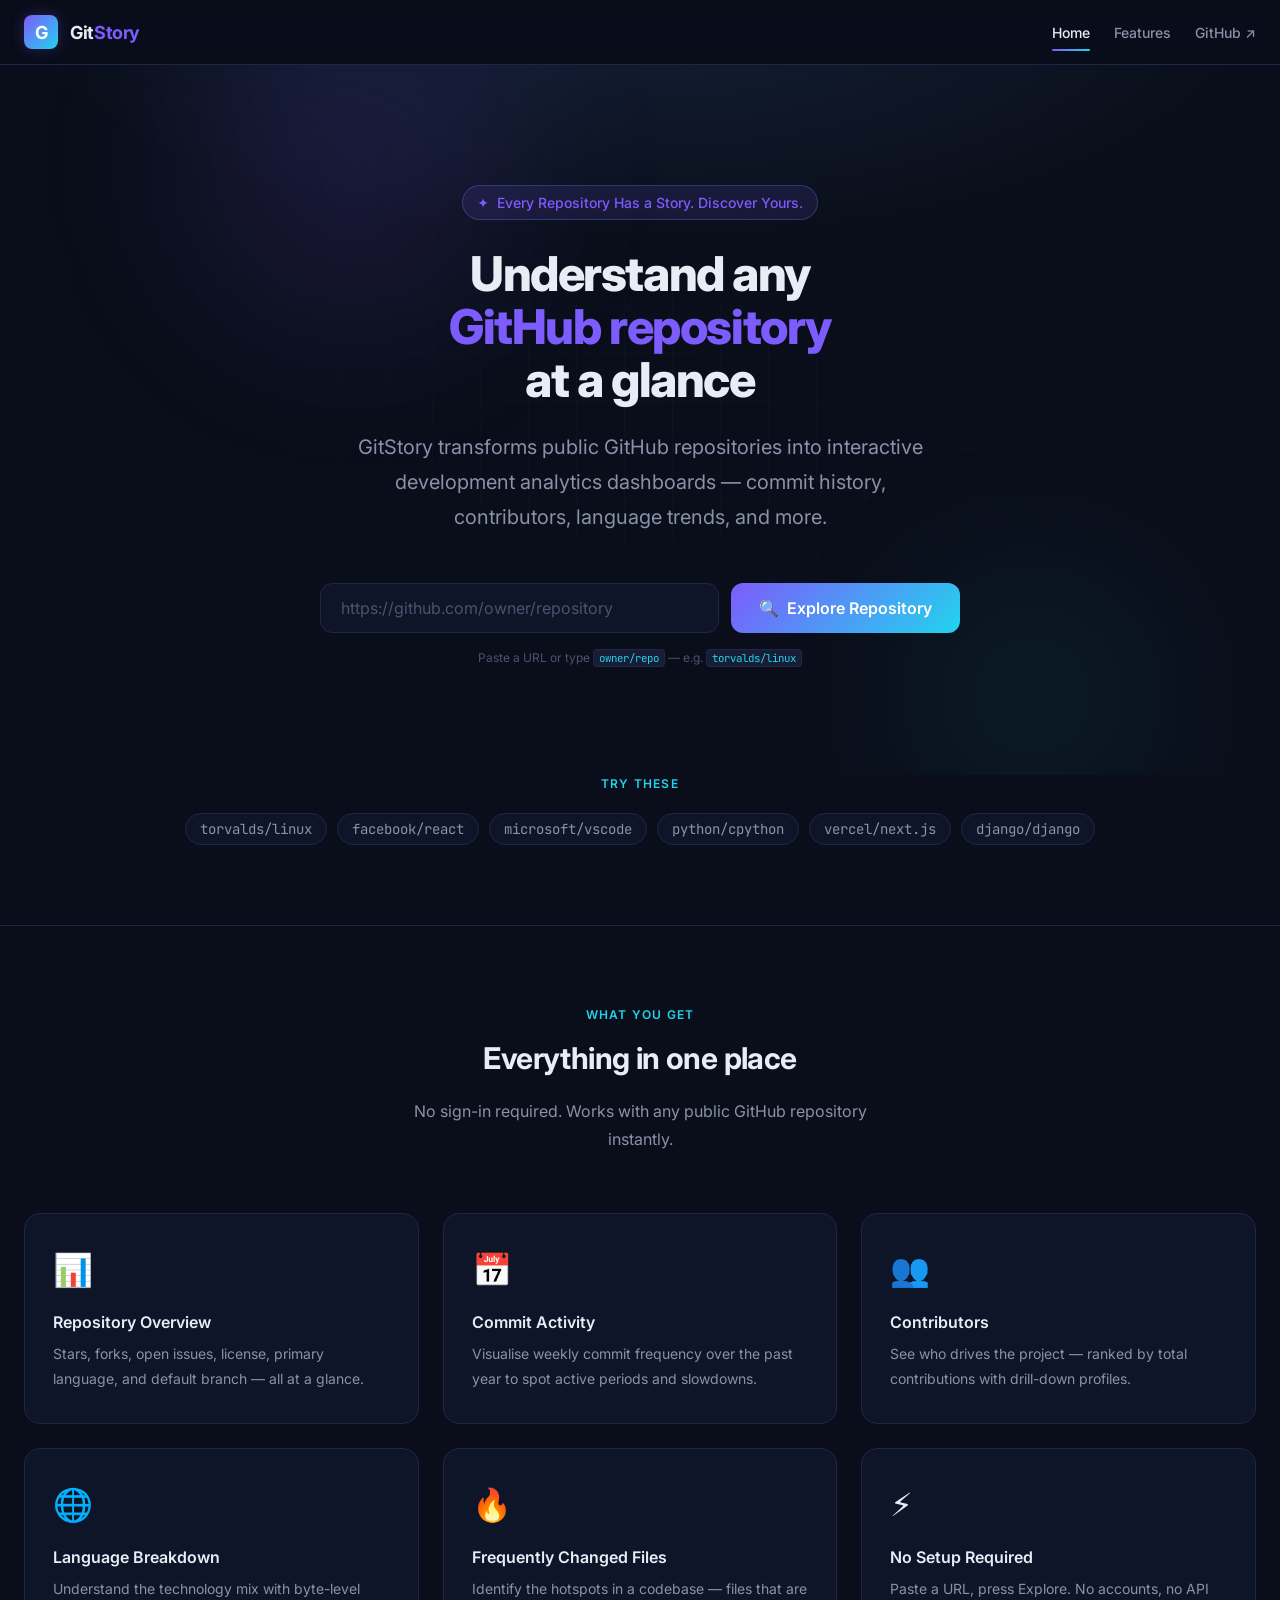
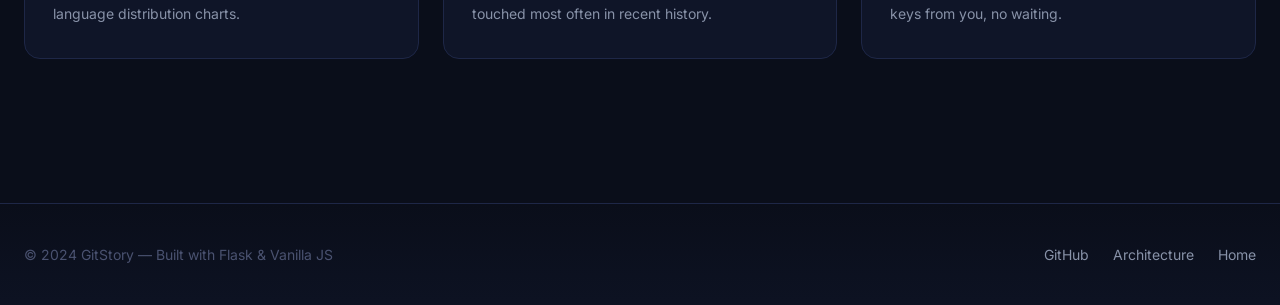
<file: gitstory/frontend/index.html>
<!DOCTYPE html>
<html lang="en">

<head>
  <meta charset="UTF-8" />
  <meta name="viewport" content="width=device-width, initial-scale=1.0" />
  <title>GitStory — Visual GitHub Repository Explorer</title>
  <meta name="description"
    content="GitStory transforms public GitHub repositories into interactive development analytics dashboards. Explore commit history, contributors, languages, and more." />

  <!-- Favicon -->
  <link rel="icon" type="image/svg+xml" href="favicon.svg" />

  <!-- Stylesheets -->
  <link rel="stylesheet" href="assets/css/style.css" />
  <link rel="stylesheet" href="assets/css/responsive.css" />

  <style>
    /* ── Landing-page-specific styles ─────────────────────────────────── */

    /* Hero section */
    .hero {
      position: relative;
      overflow: hidden;
      padding: 120px 0 100px;
      text-align: center;
    }

    /* Purple/cyan radial glow behind hero */
    .hero::before {
      content: '';
      position: absolute;
      inset: 0;
      background:
        radial-gradient(ellipse 70% 50% at 50% -10%, rgba(88, 166, 255, 0.12) 0%, transparent 70%);
      pointer-events: none;
    }

    /* Animated grid pattern */
    .hero::after {
      content: '';
      position: absolute;
      inset: 0;
      background-image:
        linear-gradient(rgba(88, 166, 255, 0.04) 1px, transparent 1px),
        linear-gradient(90deg, rgba(88, 166, 255, 0.04) 1px, transparent 1px);
      background-size: 48px 48px;
      pointer-events: none;
      mask-image: radial-gradient(ellipse 60% 60% at center, black 0%, transparent 70%);
      -webkit-mask-image: radial-gradient(ellipse 60% 60% at center, black 0%, transparent 70%);
    }

    .hero-content {
      position: relative;
      z-index: 1;
    }

    .hero-eyebrow {
      display: inline-flex;
      align-items: center;
      gap: 8px;
      font-size: var(--text-sm);
      font-weight: var(--fw-medium);
      color: var(--color-accent);
      background: var(--color-accent-muted);
      border: 1px solid rgba(88, 166, 255, 0.25);
      padding: 6px 14px;
      border-radius: var(--radius-full);
      margin-bottom: 28px;
      animation: fadeInUp 0.5s ease forwards;
    }

    .hero-title {
      font-size: var(--text-5xl);
      font-weight: var(--fw-extrabold);
      line-height: 1.1;
      letter-spacing: -0.03em;
      color: var(--color-text-primary);
      margin-bottom: 24px;
      animation: fadeInUp 0.6s ease forwards;
      animation-delay: 0.1s;
      opacity: 0;
    }

    .hero-title .accent {
      color: var(--color-accent);
    }

    .hero-description {
      font-size: var(--text-xl);
      color: var(--color-text-secondary);
      max-width: 580px;
      margin-inline: auto;
      margin-bottom: 48px;
      line-height: var(--lh-relaxed);
      animation: fadeInUp 0.6s ease forwards;
      animation-delay: 0.2s;
      opacity: 0;
    }

    /* URL input row */
    .hero-input-row {
      display: flex;
      gap: 12px;
      max-width: 640px;
      margin-inline: auto;
      margin-bottom: 16px;
      animation: fadeInUp 0.6s ease forwards;
      animation-delay: 0.3s;
      opacity: 0;
    }

    .hero-input {
      flex: 1;
      padding: 14px 20px;
      font-size: var(--text-base);
      background: var(--color-bg-surface);
      border: 1px solid var(--color-border);
      border-radius: var(--radius-lg);
      color: var(--color-text-primary);
      outline: none;
      transition: border-color var(--transition-fast), box-shadow var(--transition-fast);
    }

    .hero-input::placeholder {
      color: var(--color-text-muted);
    }

    .hero-input:focus {
      border-color: var(--color-accent);
      box-shadow: 0 0 0 3px var(--color-accent-muted), 0 0 20px rgba(124, 92, 252, 0.12);
    }

    .hero-input.error {
      border-color: var(--color-danger);
    }

    .hero-btn {
      padding: 14px 28px;
      font-size: var(--text-base);
      font-weight: var(--fw-semibold);
      background: linear-gradient(135deg, var(--color-accent), var(--color-cyan));
      color: #fff;
      border: none;
      border-radius: var(--radius-lg);
      cursor: pointer;
      display: inline-flex;
      align-items: center;
      gap: 8px;
      transition:
        background var(--transition-fast),
        box-shadow var(--transition-fast),
        transform var(--transition-fast);
      white-space: nowrap;
      flex-shrink: 0;
    }

    .hero-btn:hover {
      background: linear-gradient(135deg, #79c0ff, #58a6ff);
      box-shadow: 0 0 28px rgba(88, 166, 255, 0.35);
    }

    .hero-btn:active {
      transform: translateY(1px);
    }

    .hero-btn:disabled {
      opacity: 0.55;
      cursor: not-allowed;
      transform: none;
    }

    .hero-btn:focus-visible {
      outline: 2px solid var(--color-accent);
      outline-offset: 3px;
    }

    .input-hint {
      font-size: var(--text-xs);
      color: var(--color-text-muted);
      margin-bottom: 8px;
    }

    .input-error-msg {
      font-size: var(--text-sm);
      color: var(--color-danger);
      min-height: 20px;
      margin-top: 4px;
    }

    /* Features section */
    .features-section {
      padding: 80px 0;
      border-top: 1px solid var(--color-border);
    }

    .section-label {
      font-size: var(--text-xs);
      font-weight: var(--fw-semibold);
      text-transform: uppercase;
      letter-spacing: 0.1em;
      color: var(--color-cyan);
      margin-bottom: 12px;
      text-align: center;
    }

    .section-title {
      font-size: var(--text-3xl);
      font-weight: var(--fw-bold);
      color: var(--color-text-primary);
      text-align: center;
      letter-spacing: -0.02em;
      margin-bottom: 16px;
    }

    .section-subtitle {
      font-size: var(--text-base);
      color: var(--color-text-secondary);
      text-align: center;
      max-width: 480px;
      margin-inline: auto;
      margin-bottom: 60px;
      line-height: var(--lh-relaxed);
    }

    .features-grid {
      display: grid;
      grid-template-columns: repeat(3, 1fr);
      gap: 24px;
    }

    .feature-card {
      background: var(--color-bg-surface);
      border: 1px solid var(--color-border);
      border-radius: var(--radius-xl);
      padding: 32px 28px;
      transition: border-color var(--transition-normal), box-shadow var(--transition-normal), transform var(--transition-normal);
      position: relative;
      overflow: hidden;
    }

    .feature-card::before {
      content: '';
      position: absolute;
      top: 0;
      left: 0;
      right: 0;
      height: 2px;
      background: linear-gradient(90deg, var(--color-accent), var(--color-cyan));
      opacity: 0;
      transition: opacity var(--transition-normal);
    }

    .feature-card:hover {
      border-color: var(--color-accent);
      box-shadow: 0 0 24px rgba(88, 166, 255, 0.12);
      transform: translateY(-2px);
    }

    .feature-icon {
      font-size: 2rem;
      margin-bottom: 16px;
      display: block;
    }

    .feature-title {
      font-size: var(--text-base);
      font-weight: var(--fw-semibold);
      color: var(--color-text-primary);
      margin-bottom: 8px;
    }

    .feature-desc {
      font-size: var(--text-sm);
      color: var(--color-text-secondary);
      line-height: var(--lh-relaxed);
    }

    /* Example repos */
    .examples-section {
      padding: 0 0 80px;
    }

    .examples-row {
      display: flex;
      flex-wrap: wrap;
      gap: 10px;
      justify-content: center;
      margin-top: 20px;
    }

    .example-chip {
      display: inline-flex;
      align-items: center;
      gap: 6px;
      padding: 6px 14px;
      background: var(--color-bg-surface);
      border: 1px solid var(--color-border);
      border-radius: var(--radius-full);
      font-size: var(--text-sm);
      font-family: var(--font-mono);
      color: var(--color-text-secondary);
      cursor: pointer;
      transition: border-color var(--transition-fast), color var(--transition-fast), background var(--transition-fast), transform var(--transition-fast);
    }

    .example-chip:hover {
      border-color: var(--color-accent);
      color: var(--color-accent);
      background: var(--color-accent-muted);
      transform: translateY(-1px);
    }

    /* ── Floating orbs background ─────────────────────────── */
    .hero-orb {
      position: absolute;
      border-radius: 50%;
      filter: blur(80px);
      pointer-events: none;
      z-index: 0;
    }

    .hero-orb-1 {
      width: 320px;
      height: 320px;
      background: rgba(124, 92, 252, 0.12);
      top: -60px;
      left: 15%;
      animation: float-orb 8s ease-in-out infinite;
    }

    .hero-orb-2 {
      width: 240px;
      height: 240px;
      background: rgba(34, 211, 238, 0.08);
      bottom: -40px;
      right: 10%;
      animation: float-orb 10s ease-in-out infinite reverse;
    }

    @keyframes float-orb {

      0%,
      100% {
        transform: translateY(0);
      }

      50% {
        transform: translateY(-20px);
      }
    }
  </style>
</head>

<body>
  <!-- ── Navigation ────────────────────────────────────────────────────── -->
  <nav class="navbar" role="navigation" aria-label="Main navigation">
    <div class="navbar-inner">
      <a href="index.html" class="navbar-brand" aria-label="GitStory home">
        <div class="brand-mark" aria-hidden="true">G</div>
        <span class="brand-name">Git<span>Story</span></span>
      </a>

      <ul class="navbar-links" id="nav-links" role="list">
        <li><a href="index.html" class="active" aria-current="page">Home</a></li>
        <li><a href="#features">Features</a></li>
        <li><a href="https://github.com" target="_blank" rel="noopener noreferrer">GitHub ↗</a></li>
      </ul>

      <button class="navbar-toggle" id="nav-toggle" aria-label="Toggle navigation menu" aria-expanded="false"
        aria-controls="nav-links">
        <svg width="22" height="22" viewBox="0 0 24 24" fill="none" stroke="currentColor" stroke-width="2">
          <line x1="3" y1="6" x2="21" y2="6" />
          <line x1="3" y1="12" x2="21" y2="12" />
          <line x1="3" y1="18" x2="21" y2="18" />
        </svg>
      </button>
    </div>
  </nav>

  <!-- ── Hero ──────────────────────────────────────────────────────────── -->
  <main>
    <section class="hero" aria-labelledby="hero-heading">
      <div class="hero-orb hero-orb-1" aria-hidden="true"></div>
      <div class="hero-orb hero-orb-2" aria-hidden="true"></div>
      <div class="container">
        <div class="hero-content">
          <div class="hero-eyebrow" aria-label="Tagline">
            <span aria-hidden="true">✦</span>
            Every Repository Has a Story. Discover Yours.
          </div>

          <h1 class="hero-title" id="hero-heading">
            Understand any<br />
            <span class="accent">GitHub repository</span><br />
            at a glance
          </h1>

          <p class="hero-description">
            GitStory transforms public GitHub repositories into interactive
            development analytics dashboards — commit history, contributors, language trends, and more.
          </p>

          <!-- Repository URL input -->
          <form id="explore-form" novalidate aria-label="Explore a repository">
            <div class="hero-input-row">
              <label for="repo-url-input" class="sr-only">GitHub repository URL</label>
              <input type="url" id="repo-url-input" class="hero-input" placeholder="https://github.com/owner/repository"
                autocomplete="off" spellcheck="false" aria-required="true" aria-describedby="input-hint input-error" />
              <button type="submit" id="explore-btn" class="hero-btn">
                <span aria-hidden="true">🔍</span>
                Explore Repository
              </button>
            </div>

            <p id="input-hint" class="input-hint">
              Paste a URL or type <code>owner/repo</code> — e.g. <code>torvalds/linux</code>
            </p>
            <p id="input-error" class="input-error-msg hidden" aria-live="polite"></p>
          </form>
        </div>
      </div>
    </section>

    <!-- ── Example repositories ─────────────────────────────────────────── -->
    <section class="examples-section" aria-label="Example repositories">
      <div class="container">
        <p class="section-label">Try these</p>
        <div class="examples-row" id="examples-row">
          <button class="example-chip" data-url="https://github.com/torvalds/linux"
            type="button">torvalds/linux</button>
          <button class="example-chip" data-url="https://github.com/facebook/react"
            type="button">facebook/react</button>
          <button class="example-chip" data-url="https://github.com/microsoft/vscode"
            type="button">microsoft/vscode</button>
          <button class="example-chip" data-url="https://github.com/python/cpython"
            type="button">python/cpython</button>
          <button class="example-chip" data-url="https://github.com/vercel/next.js"
            type="button">vercel/next.js</button>
          <button class="example-chip" data-url="https://github.com/django/django" type="button">django/django</button>
        </div>
      </div>
    </section>

    <!-- ── Features ─────────────────────────────────────────────────────── -->
    <section class="features-section" id="features" aria-labelledby="features-heading">
      <div class="container">
        <p class="section-label">What you get</p>
        <h2 class="section-title" id="features-heading">Everything in one place</h2>
        <p class="section-subtitle">
          No sign-in required. Works with any public GitHub repository instantly.
        </p>

        <div class="features-grid">
          <article class="feature-card">
            <span class="feature-icon" aria-hidden="true">📊</span>
            <h3 class="feature-title">Repository Overview</h3>
            <p class="feature-desc">Stars, forks, open issues, license, primary language, and default branch — all at a
              glance.</p>
          </article>

          <article class="feature-card">
            <span class="feature-icon" aria-hidden="true">📅</span>
            <h3 class="feature-title">Commit Activity</h3>
            <p class="feature-desc">Visualise weekly commit frequency over the past year to spot active periods and
              slowdowns.</p>
          </article>

          <article class="feature-card">
            <span class="feature-icon" aria-hidden="true">👥</span>
            <h3 class="feature-title">Contributors</h3>
            <p class="feature-desc">See who drives the project — ranked by total contributions with drill-down profiles.
            </p>
          </article>

          <article class="feature-card">
            <span class="feature-icon" aria-hidden="true">🌐</span>
            <h3 class="feature-title">Language Breakdown</h3>
            <p class="feature-desc">Understand the technology mix with byte-level language distribution charts.</p>
          </article>

          <article class="feature-card">
            <span class="feature-icon" aria-hidden="true">🔥</span>
            <h3 class="feature-title">Frequently Changed Files</h3>
            <p class="feature-desc">Identify the hotspots in a codebase — files that are touched most often in recent
              history.</p>
          </article>

          <article class="feature-card">
            <span class="feature-icon" aria-hidden="true">⚡</span>
            <h3 class="feature-title">No Setup Required</h3>
            <p class="feature-desc">Paste a URL, press Explore. No accounts, no API keys from you, no waiting.</p>
          </article>
        </div>
      </div>
    </section>
  </main>

  <!-- ── Footer ────────────────────────────────────────────────────────── -->
  <footer class="footer">
    <div class="footer-inner">
      <p class="footer-copy">© 2024 GitStory — Built with Flask &amp; Vanilla JS</p>
      <nav class="footer-links" aria-label="Footer navigation">
        <a href="https://github.com" target="_blank" rel="noopener noreferrer">GitHub</a>
        <a href="docs/architecture.md">Architecture</a>
        <a href="index.html">Home</a>
      </nav>
    </div>
  </footer>

  <!-- Scripts (load order matters: config → utils → api → app) -->
  <script src="assets/js/config.js"></script>
  <script src="assets/js/utils.js"></script>
  <script src="assets/js/api.js"></script>
  <script src="assets/js/app.js"></script>

  <!-- Example chip click handler -->
  <script>
    document.getElementById('examples-row')?.addEventListener('click', (e) => {
      const chip = e.target.closest('.example-chip');
      if (!chip) return;
      const input = document.getElementById('repo-url-input');
      if (input) {
        input.value = chip.dataset.url;
        input.focus();
      }
    });
  </script>
</body>

</html>
</file>
<file: gitstory/frontend/assets/css/style.css>
/* ============================================================
   GitStory — Global Design System (style.css)
   Premium dark developer aesthetic: navy backgrounds, purple/cyan accents
   ============================================================ */

/* ── Google Fonts import ──────────────────────────────────── */
@import url('https://fonts.googleapis.com/css2?family=Inter:wght@300;400;500;600;700;800&family=JetBrains+Mono:wght@400;500;600&display=swap');

/* ── Design tokens ───────────────────────────────────────── */
:root {
  /* Palette — deep navy foundations */
  --color-bg-base:       #0a0e1a;
  --color-bg-surface:    #0f1528;
  --color-bg-elevated:   #161d35;
  --color-bg-overlay:    #1e2747;
  --color-border:        #1e2747;
  --color-border-subtle: #161d35;

  /* Accent — purple / cyan gradient spectrum */
  --color-accent:        #7c5cfc;
  --color-accent-glow:   rgba(124, 92, 252, 0.20);
  --color-accent-hover:  #9b7dff;
  --color-accent-muted:  rgba(124, 92, 252, 0.12);
  --color-cyan:          #22d3ee;
  --color-cyan-muted:    rgba(34, 211, 238, 0.12);

  /* Text */
  --color-text-primary:   #e8ecf4;
  --color-text-secondary: #8892a8;
  --color-text-muted:     #4a5270;
  --color-text-inverse:   #0a0e1a;

  /* Status */
  --color-success:  #34d399;
  --color-warning:  #fbbf24;
  --color-danger:   #f87171;
  --color-info:     var(--color-cyan);

  /* Typography */
  --font-sans:  'Inter', system-ui, -apple-system, sans-serif;
  --font-mono:  'JetBrains Mono', 'Fira Code', monospace;

  --text-xs:   0.75rem;
  --text-sm:   0.875rem;
  --text-base: 1rem;
  --text-lg:   1.125rem;
  --text-xl:   1.25rem;
  --text-2xl:  1.5rem;
  --text-3xl:  1.875rem;
  --text-4xl:  2.25rem;
  --text-5xl:  3rem;

  --fw-light:    300;
  --fw-regular:  400;
  --fw-medium:   500;
  --fw-semibold: 600;
  --fw-bold:     700;
  --fw-extrabold:800;

  --lh-tight:  1.25;
  --lh-normal: 1.5;
  --lh-relaxed:1.75;

  /* Spacing */
  --space-1:  0.25rem;
  --space-2:  0.5rem;
  --space-3:  0.75rem;
  --space-4:  1rem;
  --space-5:  1.25rem;
  --space-6:  1.5rem;
  --space-8:  2rem;
  --space-10: 2.5rem;
  --space-12: 3rem;
  --space-16: 4rem;
  --space-20: 5rem;
  --space-24: 6rem;

  /* Layout */
  --max-width:      1280px;
  --sidebar-width:  260px;

  /* Radii */
  --radius-sm:  4px;
  --radius-md:  8px;
  --radius-lg:  12px;
  --radius-xl:  16px;
  --radius-2xl: 20px;
  --radius-full:9999px;

  /* Shadows */
  --shadow-sm:  0 1px 3px rgba(0,0,0,0.5);
  --shadow-md:  0 4px 12px rgba(0,0,0,0.6);
  --shadow-lg:  0 8px 24px rgba(0,0,0,0.7);
  --shadow-glow:0 0 20px var(--color-accent-glow);
  --shadow-glow-cyan: 0 0 20px rgba(34, 211, 238, 0.15);

  /* Transitions */
  --transition-fast:   150ms ease;
  --transition-normal: 250ms ease;
  --transition-slow:   400ms ease;
  --transition-spring: 350ms cubic-bezier(0.34, 1.56, 0.64, 1);

  /* Z-index layers */
  --z-base:    1;
  --z-dropdown:100;
  --z-sticky:  200;
  --z-modal:   300;
  --z-toast:   400;
}

/* ── Reset & base ────────────────────────────────────────── */
*, *::before, *::after {
  box-sizing: border-box;
  margin: 0;
  padding: 0;
}

html {
  scroll-behavior: smooth;
  -webkit-text-size-adjust: 100%;
}

body {
  font-family: var(--font-sans);
  font-size: var(--text-base);
  font-weight: var(--fw-regular);
  line-height: var(--lh-normal);
  color: var(--color-text-primary);
  background-color: var(--color-bg-base);
  -webkit-font-smoothing: antialiased;
  -moz-osx-font-smoothing: grayscale;
}

img, video, svg {
  display: block;
  max-width: 100%;
}

a {
  color: var(--color-accent);
  text-decoration: none;
  transition: color var(--transition-fast);
}

a:hover { color: var(--color-accent-hover); }

a:focus-visible {
  outline: 2px solid var(--color-accent);
  outline-offset: 3px;
  border-radius: var(--radius-sm);
}

button {
  font-family: inherit;
  cursor: pointer;
}

input, textarea, select {
  font-family: inherit;
}

/* ── Typography helpers ──────────────────────────────────── */
.text-xs      { font-size: var(--text-xs); }
.text-sm      { font-size: var(--text-sm); }
.text-base    { font-size: var(--text-base); }
.text-lg      { font-size: var(--text-lg); }
.text-xl      { font-size: var(--text-xl); }
.text-2xl     { font-size: var(--text-2xl); }
.text-3xl     { font-size: var(--text-3xl); }
.text-4xl     { font-size: var(--text-4xl); }

.font-mono    { font-family: var(--font-mono); }
.font-medium  { font-weight: var(--fw-medium); }
.font-semibold{ font-weight: var(--fw-semibold); }
.font-bold    { font-weight: var(--fw-bold); }

.text-primary   { color: var(--color-text-primary); }
.text-secondary { color: var(--color-text-secondary); }
.text-muted     { color: var(--color-text-muted); }
.text-accent    { color: var(--color-accent); }
.text-success   { color: var(--color-success); }
.text-danger    { color: var(--color-danger); }
.text-warning   { color: var(--color-warning); }

/* ── Layout helpers ──────────────────────────────────────── */
.container {
  width: 100%;
  max-width: var(--max-width);
  margin-inline: auto;
  padding-inline: var(--space-6);
}

.flex          { display: flex; }
.flex-col      { flex-direction: column; }
.flex-wrap     { flex-wrap: wrap; }
.items-center  { align-items: center; }
.items-start   { align-items: flex-start; }
.justify-center{ justify-content: center; }
.justify-between{justify-content: space-between; }
.gap-2         { gap: var(--space-2); }
.gap-3         { gap: var(--space-3); }
.gap-4         { gap: var(--space-4); }
.gap-6         { gap: var(--space-6); }
.gap-8         { gap: var(--space-8); }
.grow          { flex-grow: 1; }

/* ── Buttons ─────────────────────────────────────────────── */
.btn {
  display: inline-flex;
  align-items: center;
  gap: var(--space-2);
  padding: var(--space-3) var(--space-6);
  font-size: var(--text-sm);
  font-weight: var(--fw-semibold);
  line-height: 1;
  border: 1px solid transparent;
  border-radius: var(--radius-md);
  cursor: pointer;
  transition:
    background-color var(--transition-fast),
    border-color var(--transition-fast),
    box-shadow var(--transition-fast),
    transform var(--transition-fast);
  white-space: nowrap;
  text-decoration: none;
}

.btn:focus-visible {
  outline: 2px solid var(--color-accent);
  outline-offset: 3px;
}

.btn:active { transform: translateY(1px); }

/* Primary — purple/cyan gradient */
.btn-primary {
  background: linear-gradient(135deg, var(--color-accent) 0%, var(--color-cyan) 100%);
  color: var(--color-text-inverse);
  border-color: var(--color-accent);
}
.btn-primary:hover {
  background: linear-gradient(135deg, var(--color-accent-hover) 0%, #67e8f9 100%);
  box-shadow: var(--shadow-glow), var(--shadow-glow-cyan);
  color: var(--color-text-inverse);
}

/* Ghost */
.btn-ghost {
  background: transparent;
  color: var(--color-text-secondary);
  border-color: var(--color-border);
}
.btn-ghost:hover {
  background: var(--color-bg-elevated);
  color: var(--color-text-primary);
  border-color: var(--color-accent);
}

/* Danger */
.btn-danger {
  background: transparent;
  color: var(--color-danger);
  border-color: var(--color-danger);
}
.btn-danger:hover {
  background: rgba(248,113,113,0.12);
}

/* Sizes */
.btn-sm { padding: var(--space-2) var(--space-4); font-size: var(--text-xs); }
.btn-lg { padding: var(--space-4) var(--space-8); font-size: var(--text-base); }

.btn:disabled, .btn[disabled] {
  opacity: 0.5;
  cursor: not-allowed;
  transform: none;
  pointer-events: none;
}

/* ── Input ───────────────────────────────────────────────── */
.input-field {
  width: 100%;
  padding: var(--space-3) var(--space-4);
  font-size: var(--text-sm);
  color: var(--color-text-primary);
  background: var(--color-bg-surface);
  border: 1px solid var(--color-border);
  border-radius: var(--radius-md);
  transition:
    border-color var(--transition-fast),
    box-shadow var(--transition-fast);
  outline: none;
}

.input-field::placeholder { color: var(--color-text-muted); }

.input-field:focus {
  border-color: var(--color-accent);
  box-shadow: 0 0 0 3px var(--color-accent-muted);
}

.input-field.error { border-color: var(--color-danger); }

/* ── Cards ───────────────────────────────────────────────── */
.card {
  background: var(--color-bg-surface);
  border: 1px solid var(--color-border);
  border-radius: var(--radius-lg);
  padding: var(--space-6);
  transition: border-color var(--transition-fast), box-shadow var(--transition-fast), transform var(--transition-fast);
}

.card:hover {
  border-color: rgba(124, 92, 252, 0.4);
  box-shadow: var(--shadow-glow);
  transform: translateY(-1px);
}

.card-header {
  display: flex;
  align-items: center;
  justify-content: space-between;
  margin-bottom: var(--space-4);
  padding-bottom: var(--space-4);
  border-bottom: 1px solid var(--color-border-subtle);
}

.card-title {
  font-size: var(--text-base);
  font-weight: var(--fw-semibold);
  color: var(--color-text-primary);
  display: flex;
  align-items: center;
  gap: var(--space-2);
}

/* ── Badges ──────────────────────────────────────────────── */
.badge {
  display: inline-flex;
  align-items: center;
  gap: var(--space-1);
  padding: 2px var(--space-2);
  font-size: var(--text-xs);
  font-weight: var(--fw-medium);
  border-radius: var(--radius-full);
  white-space: nowrap;
}

.badge-accent  { background: var(--color-accent-muted); color: var(--color-accent); }
.badge-success { background: rgba(52,211,153,0.15);     color: var(--color-success); }
.badge-warning { background: rgba(251,191,36,0.15);     color: var(--color-warning); }
.badge-danger  { background: rgba(248,113,113,0.15);    color: var(--color-danger); }
.badge-neutral { background: var(--color-bg-elevated);   color: var(--color-text-secondary); }
.badge-cyan    { background: var(--color-cyan-muted);    color: var(--color-cyan); }

/* ── Alert / message banners ─────────────────────────────── */
.alert {
  display: flex;
  align-items: flex-start;
  gap: var(--space-3);
  padding: var(--space-4) var(--space-5);
  border-radius: var(--radius-md);
  font-size: var(--text-sm);
  border: 1px solid transparent;
}

.alert-error   { background: rgba(248,113,113,0.1); border-color: rgba(248,113,113,0.3); color: #fca5a5; }
.alert-success { background: rgba(52,211,153,0.1);  border-color: rgba(52,211,153,0.3); color: var(--color-success); }
.alert-warning { background: rgba(251,191,36,0.1);  border-color: rgba(251,191,36,0.3); color: var(--color-warning); }
.alert-info    { background: var(--color-cyan-muted); border-color: rgba(34,211,238,0.3); color: var(--color-cyan); }

/* ── Skeleton loaders ────────────────────────────────────── */
@keyframes skeleton-pulse {
  0%, 100% { opacity: 1; }
  50%       { opacity: 0.35; }
}

.skeleton {
  background: linear-gradient(90deg, var(--color-bg-elevated) 0%, var(--color-bg-overlay) 50%, var(--color-bg-elevated) 100%);
  background-size: 200% 100%;
  border-radius: var(--radius-sm);
  animation: skeleton-shimmer 1.8s ease-in-out infinite;
}

@keyframes skeleton-shimmer {
  0%   { background-position: 200% 0; }
  100% { background-position: -200% 0; }
}

.skeleton-text { height: 1em; margin-bottom: var(--space-2); }
.skeleton-text.w-3-4 { width: 75%; }
.skeleton-text.w-1-2 { width: 50%; }
.skeleton-text.w-1-4 { width: 25%; }
.skeleton-block { height: 120px; width: 100%; }

/* ── Stat item ───────────────────────────────────────────── */
.stat-item {
  display: flex;
  flex-direction: column;
  gap: var(--space-1);
}
.stat-value {
  font-size: var(--text-2xl);
  font-weight: var(--fw-bold);
  color: var(--color-text-primary);
  font-variant-numeric: tabular-nums;
}
.stat-label {
  font-size: var(--text-xs);
  color: var(--color-text-secondary);
  text-transform: uppercase;
  letter-spacing: 0.05em;
}

/* ── Navigation ──────────────────────────────────────────── */
.navbar {
  position: sticky;
  top: 0;
  z-index: var(--z-sticky);
  background: rgba(10, 14, 26, 0.82);
  backdrop-filter: blur(16px) saturate(1.6);
  -webkit-backdrop-filter: blur(16px) saturate(1.6);
  border-bottom: 1px solid var(--color-border);
}

.navbar-inner {
  display: flex;
  align-items: center;
  justify-content: space-between;
  height: 64px;
  padding-inline: var(--space-6);
  max-width: var(--max-width);
  margin-inline: auto;
}

.navbar-brand {
  display: flex;
  align-items: center;
  gap: var(--space-3);
  text-decoration: none;
}

.brand-mark {
  width: 34px;
  height: 34px;
  background: linear-gradient(135deg, var(--color-accent), var(--color-cyan));
  border-radius: var(--radius-md);
  display: flex;
  align-items: center;
  justify-content: center;
  font-size: var(--text-lg);
  font-weight: var(--fw-bold);
  color: white;
  flex-shrink: 0;
  box-shadow: 0 0 14px rgba(124, 92, 252, 0.25);
  transition: box-shadow var(--transition-normal), transform var(--transition-normal);
}

.navbar-brand:hover .brand-mark {
  box-shadow: 0 0 22px rgba(124, 92, 252, 0.4);
  transform: scale(1.05);
}

.brand-name {
  font-size: var(--text-lg);
  font-weight: var(--fw-bold);
  color: var(--color-text-primary);
  letter-spacing: -0.02em;
}

.brand-name span { color: var(--color-accent); }

.navbar-links {
  display: flex;
  align-items: center;
  gap: var(--space-6);
  list-style: none;
}

.navbar-links a {
  font-size: var(--text-sm);
  font-weight: var(--fw-medium);
  color: var(--color-text-secondary);
  transition: color var(--transition-fast);
  padding: var(--space-2) 0;
  position: relative;
}

.navbar-links a::after {
  content: '';
  position: absolute;
  bottom: -2px;
  left: 0;
  right: 0;
  height: 2px;
  background: linear-gradient(90deg, var(--color-accent), var(--color-cyan));
  border-radius: 2px;
  transform: scaleX(0);
  transition: transform var(--transition-fast);
}

.navbar-links a:hover,
.navbar-links a.active {
  color: var(--color-text-primary);
}

.navbar-links a:hover::after,
.navbar-links a.active::after {
  transform: scaleX(1);
}

/* Mobile hamburger */
.navbar-toggle {
  display: none;
  background: none;
  border: none;
  color: var(--color-text-secondary);
  cursor: pointer;
  padding: var(--space-2);
}

/* ── Footer ──────────────────────────────────────────────── */
.footer {
  border-top: 1px solid var(--color-border);
  padding: var(--space-10) 0;
  margin-top: var(--space-16);
  background: linear-gradient(180deg, transparent 0%, rgba(15, 21, 40, 0.6) 100%);
}

.footer-inner {
  max-width: var(--max-width);
  margin-inline: auto;
  padding-inline: var(--space-6);
  display: flex;
  align-items: center;
  justify-content: space-between;
  gap: var(--space-6);
  flex-wrap: wrap;
}

.footer-copy {
  font-size: var(--text-sm);
  color: var(--color-text-muted);
}

.footer-links {
  display: flex;
  gap: var(--space-6);
}

.footer-links a {
  font-size: var(--text-sm);
  color: var(--color-text-secondary);
  transition: color var(--transition-fast);
}

.footer-links a:hover {
  color: var(--color-accent);
}

/* ── Utility ─────────────────────────────────────────────── */
.sr-only {
  position: absolute;
  width: 1px;
  height: 1px;
  padding: 0;
  margin: -1px;
  overflow: hidden;
  clip: rect(0,0,0,0);
  white-space: nowrap;
  border: 0;
}

.hidden  { display: none !important; }
.visible { display: block; }

.mt-2  { margin-top: var(--space-2); }
.mt-4  { margin-top: var(--space-4); }
.mt-6  { margin-top: var(--space-6); }
.mt-8  { margin-top: var(--space-8); }
.mb-4  { margin-bottom: var(--space-4); }
.mb-6  { margin-bottom: var(--space-6); }
.mb-8  { margin-bottom: var(--space-8); }

.p-4   { padding: var(--space-4); }
.p-6   { padding: var(--space-6); }
.py-2  { padding-block: var(--space-2); }
.py-4  { padding-block: var(--space-4); }
.px-4  { padding-inline: var(--space-4); }

.truncate {
  overflow: hidden;
  text-overflow: ellipsis;
  white-space: nowrap;
}

.text-center { text-align: center; }

/* ── Code inline ─────────────────────────────────────────── */
code {
  font-family: var(--font-mono);
  font-size: 0.9em;
  background: var(--color-bg-elevated);
  border: 1px solid var(--color-border);
  border-radius: var(--radius-sm);
  padding: 1px 5px;
  color: var(--color-cyan);
}

/* ── Divider ─────────────────────────────────────────────── */
.divider {
  height: 1px;
  background: var(--color-border);
  margin-block: var(--space-6);
}

/* ── Spinner ─────────────────────────────────────────────── */
@keyframes spin {
  to { transform: rotate(360deg); }
}

.spinner {
  display: inline-block;
  width: 18px;
  height: 18px;
  border: 2px solid var(--color-border);
  border-top-color: var(--color-accent);
  border-radius: 50%;
  animation: spin 0.7s linear infinite;
}

.spinner-lg {
  width: 36px;
  height: 36px;
  border-width: 3px;
}

/* ── Gradient text utility ───────────────────────────────── */
.gradient-text {
  background: linear-gradient(135deg, var(--color-accent), var(--color-cyan));
  -webkit-background-clip: text;
  -webkit-text-fill-color: transparent;
  background-clip: text;
}

/* ── Glow border utility ─────────────────────────────────── */
.glow-border {
  position: relative;
}

.glow-border::before {
  content: '';
  position: absolute;
  inset: -1px;
  border-radius: inherit;
  background: linear-gradient(135deg, rgba(124,92,252,0.3), rgba(34,211,238,0.3));
  z-index: -1;
  opacity: 0;
  transition: opacity var(--transition-normal);
}

.glow-border:hover::before {
  opacity: 1;
}

/* ── Fade-in animation ───────────────────────────────────── */
@keyframes fadeInUp {
  from {
    opacity: 0;
    transform: translateY(16px);
  }
  to {
    opacity: 1;
    transform: translateY(0);
  }
}

.animate-fade-in {
  animation: fadeInUp 0.5s ease forwards;
}

.animate-fade-in-delay-1 { animation-delay: 0.1s; opacity: 0; }
.animate-fade-in-delay-2 { animation-delay: 0.2s; opacity: 0; }
.animate-fade-in-delay-3 { animation-delay: 0.3s; opacity: 0; }
.animate-fade-in-delay-4 { animation-delay: 0.4s; opacity: 0; }
</file>
<file: gitstory/frontend/assets/css/responsive.css>
/* ============================================================
   GitStory — Responsive Breakpoints (responsive.css)
   Mobile-first additions and overrides
   ============================================================ */

/* ── Tablet  (max 1024px) ────────────────────────────────── */
@media (max-width: 1024px) {
  .dashboard-grid {
    grid-template-columns: 1fr;
  }
  .dashboard-grid .span-2 {
    grid-column: span 1;
  }

  .stats-row {
    grid-template-columns: repeat(2, 1fr);
  }
}

/* ── Small tablet / large phone  (max 768px) ─────────────── */
@media (max-width: 768px) {
  /* Navbar */
  .navbar-links {
    display: none;
    position: absolute;
    top: 64px;
    left: 0;
    right: 0;
    flex-direction: column;
    background: var(--color-bg-surface);
    border-bottom: 1px solid var(--color-border);
    padding: var(--space-4);
    gap: var(--space-2);
    z-index: var(--z-dropdown);
    box-shadow: var(--shadow-lg);
  }

  .navbar-links.open { display: flex; }
  .navbar-toggle { display: block; }

  /* Sidebar collapses to top drawer */
  .app-shell { flex-direction: column; }

  .sidebar {
    width: 100%;
    height: auto;
    position: relative;
    border-right: none;
    border-bottom: 1px solid var(--color-border);
  }

  .sidebar-nav {
    display: none;
  }

  .sidebar.open .sidebar-nav {
    display: block;
  }

  /* Content */
  .content-header { padding: var(--space-4) var(--space-5); }
  .content-body   { padding: var(--space-4) var(--space-5); }

  .repo-overview { flex-direction: column; }

  .stats-row { grid-template-columns: repeat(2, 1fr); }

  /* Hero */
  .hero-title { font-size: var(--text-3xl) !important; }
  .hero-description { font-size: var(--text-base) !important; }

  .hero-input-row {
    flex-direction: column !important;
  }

  .features-grid {
    grid-template-columns: 1fr !important;
  }
}

/* ── Phone  (max 480px) ──────────────────────────────────── */
@media (max-width: 480px) {
  .container {
    padding-inline: var(--space-4);
  }

  .stats-row { grid-template-columns: 1fr 1fr; }

  .card { padding: var(--space-4); }

  .stat-card { padding: var(--space-4); }

  .stat-card-value { font-size: var(--text-xl); }

  .content-header { padding: var(--space-4); }
  .content-body   { padding: var(--space-4); }

  .hero-title { font-size: var(--text-2xl) !important; }

  .footer-inner { flex-direction: column; text-align: center; }
}

/* ── Reduced motion ──────────────────────────────────────── */
@media (prefers-reduced-motion: reduce) {
  *, *::before, *::after {
    animation-duration: 0.01ms !important;
    animation-iteration-count: 1 !important;
    transition-duration: 0.01ms !important;
    scroll-behavior: auto !important;
  }
}
</file>
